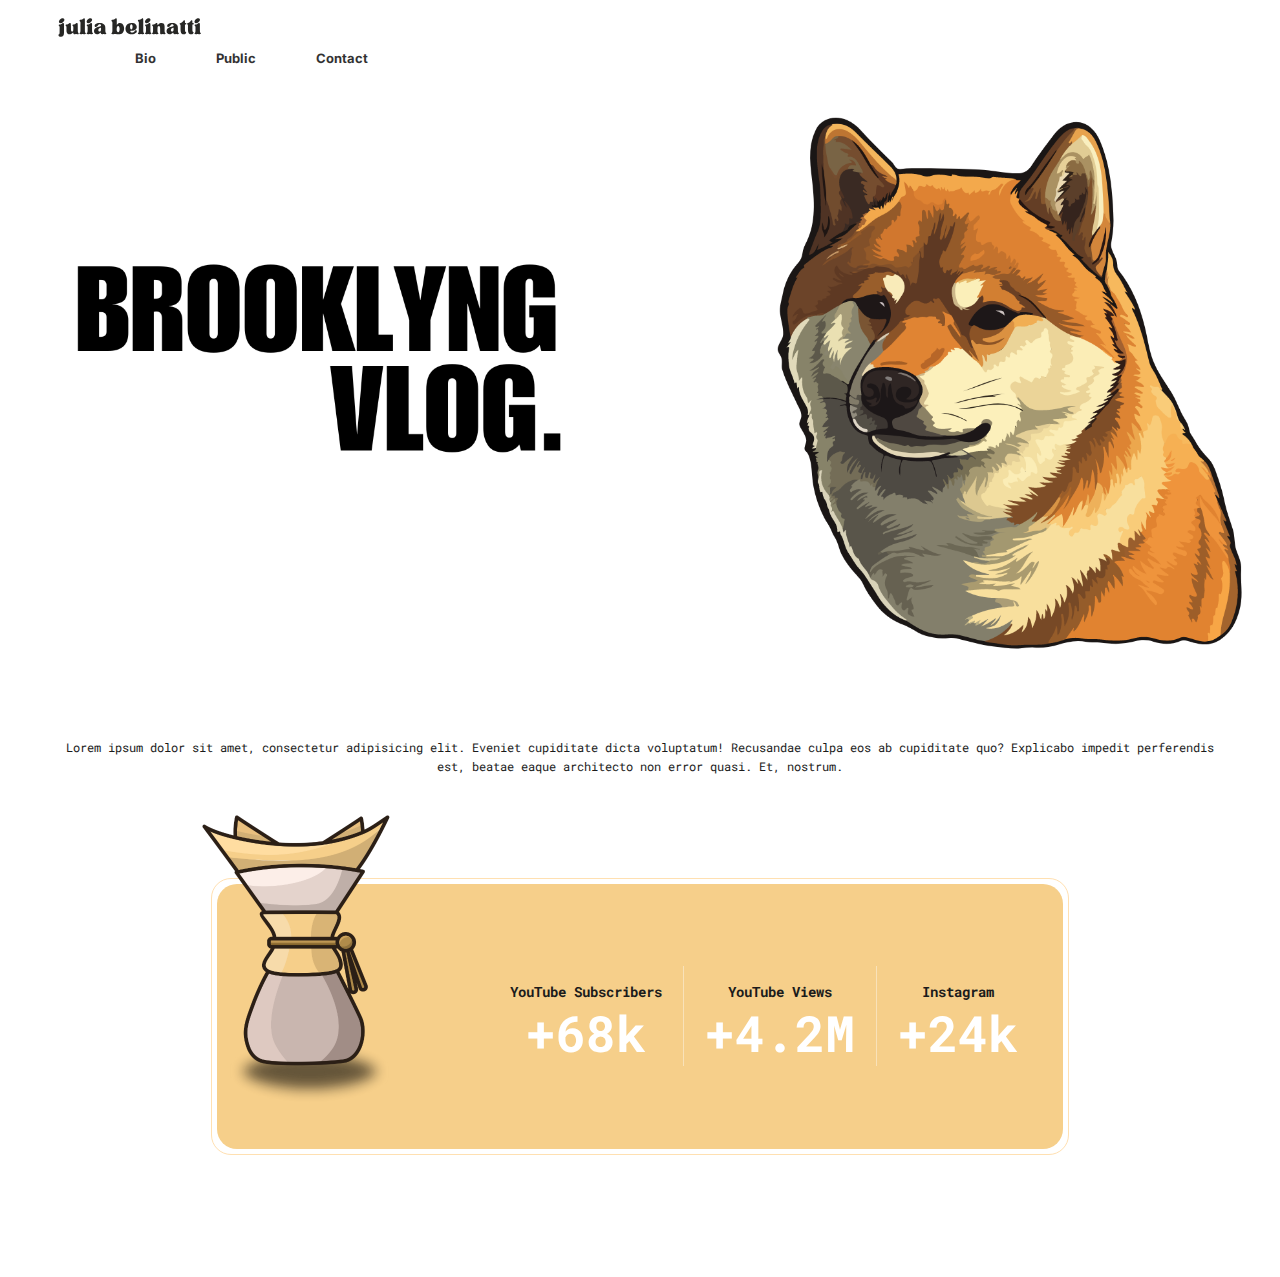
<file: index.html>
<!DOCTYPE html>
<html lang="en">
<head>
    <link rel="preconnect" href="https://fonts.googleapis.com">
    <link rel="preconnect" href="https://fonts.gstatic.com" crossorigin>
    <link href="https://fonts.googleapis.com/css2?family=Inter:wght@100..900&family=Roboto+Mono:ital,wght@0,100..700;1,100..700&display=swap" rel="stylesheet">
    <link rel="shortcut icon" href="/img/icon-title.png" type="image/x-icon">
    <meta charset="UTF-8">
    <meta name="viewport" content="width=device-width, initial-scale=1.0">
    <title>Julia Belinatti</title>
    <link rel="stylesheet" href="./css/main.min.css">
</head>
<body>
    <header>
        <nav>
            <div class="container">
                <a href="https://youtube.com/@julia_belinatte">
                    <img src="/img/logo-extenso.svg" alt="Logo Julia Belinatti">
                    <ul>
                </a>
                    <li>Bio</li>
                    <li>Public</li>
                    <li>Contact</li>
                </ul>
            </div>
        </nav>
    </header>

    <section>
    <div class="main-section">
        <img src="/img/Background.png" alt="background">
    </div>
    </section>

    <section class="main-numbers">
        <div class="container">
            <p>Lorem ipsum dolor sit amet, consectetur adipisicing elit. Eveniet cupiditate dicta voluptatum! Recusandae culpa eos ab cupiditate quo? Explicabo impedit perferendis est, beatae eaque architecto non error quasi. Et, nostrum.</p>
            <div class="box">
                <img src="/img/coffe.png" class="ilustra">
                <div class="content">
                    <ul class="text">
                        <li>
                            <strong>YouTube Subscribers</strong>
                            <h3>+68k</h3>
                        </li>
                        <li>
                            <strong>YouTube Views</strong>
                            <h3>+4.2M</h3>
                        </li>
                        <li>
                            <strong>Instagram</strong>
                            <h3>+24k</h3>
                        </li>
                    </ul>
                </div>
            </div>
        </div>
    </section>
</body>
</html>
</file>
<file: css/main.min.css>
:root{--BLACK-PRIMARY: #1b1b1b;--BLACK-SECONDARY: #242424;--YELLOW: #FCC26B;--WHITE: #FFFFFF}*{margin:0;padding:0;box-sizing:border-box;font-family:"inter"}img{max-width:100%;display:block}ul{list-style:none}button{padding:0;background-color:rgba(0,0,0,0);border:none;cursor:pointer}body{background-color:var(--WHITE);color:var(--BLACK-PRIMARY)}h1,h2,h3,h4{font-family:"Roboto Mono",sans-serif}html{font-size:62.5%}.container{width:100%;max-width:120rem;padding:0 15px;margin:0 auto}header{background-color:var(--WHITE);color:var(--BLACK-PRIMARY);position:absolute;height:-moz-fit-content;height:fit-content;opacity:.9;position:sticky;top:0;left:0;z-index:1}header nav div a{display:flex}header nav ul{margin:1 auto;width:-moz-fit-content;width:fit-content;display:flex;gap:6rem;padding:0 2rem;font-size:small;font-weight:bold;align-items:flex-end}.main-numbers{padding-top:4ren;padding-bottom:122px}.main-numbers p{text-align:center;width:100%;max-width:700rem;margin:0 auto;color:var(--BLACK-PRIMARY);font-size:1.6rem;line-height:155.3%;margin-bottom:10.2rem;font-family:"Roboto Mono";font-size:12px}.main-numbers .box{position:relative;width:100%;height:27.7rem;max-width:85.8rem;margin:0 auto;border-radius:20px;border:1.5px solid #ffe0b1;padding:5px}.main-numbers .box .ilustra{position:absolute;top:-7.4rem;left:-16px;z-index:1}.main-numbers .box .content{display:flex;justify-content:flex-end;align-items:center;padding:45px;width:100%;height:100%;border-radius:20px;background-color:#f6cf8a}.main-numbers .box .content ul{display:flex}.main-numbers .box .content ul li{text-align:center;padding:1.5rem 2.1rem}.main-numbers .box .content ul li:first-child{padding-left:0}.main-numbers .box .content ul li:last-child{padding-right:0}.main-numbers .box .content ul li:not(:first-child){border-left:1px solid rgba(255,255,255,.4)}.main-numbers .box .content ul li strong{display:block;color:var(--BLACK-PRIMARY);font-family:"Roboto Mono";font-size:14px;line-height:155.3%;margin-bottom:13px}.main-numbers .box .content ul li h3{color:#fff;font-size:5rem;line-height:.7}
</file>
